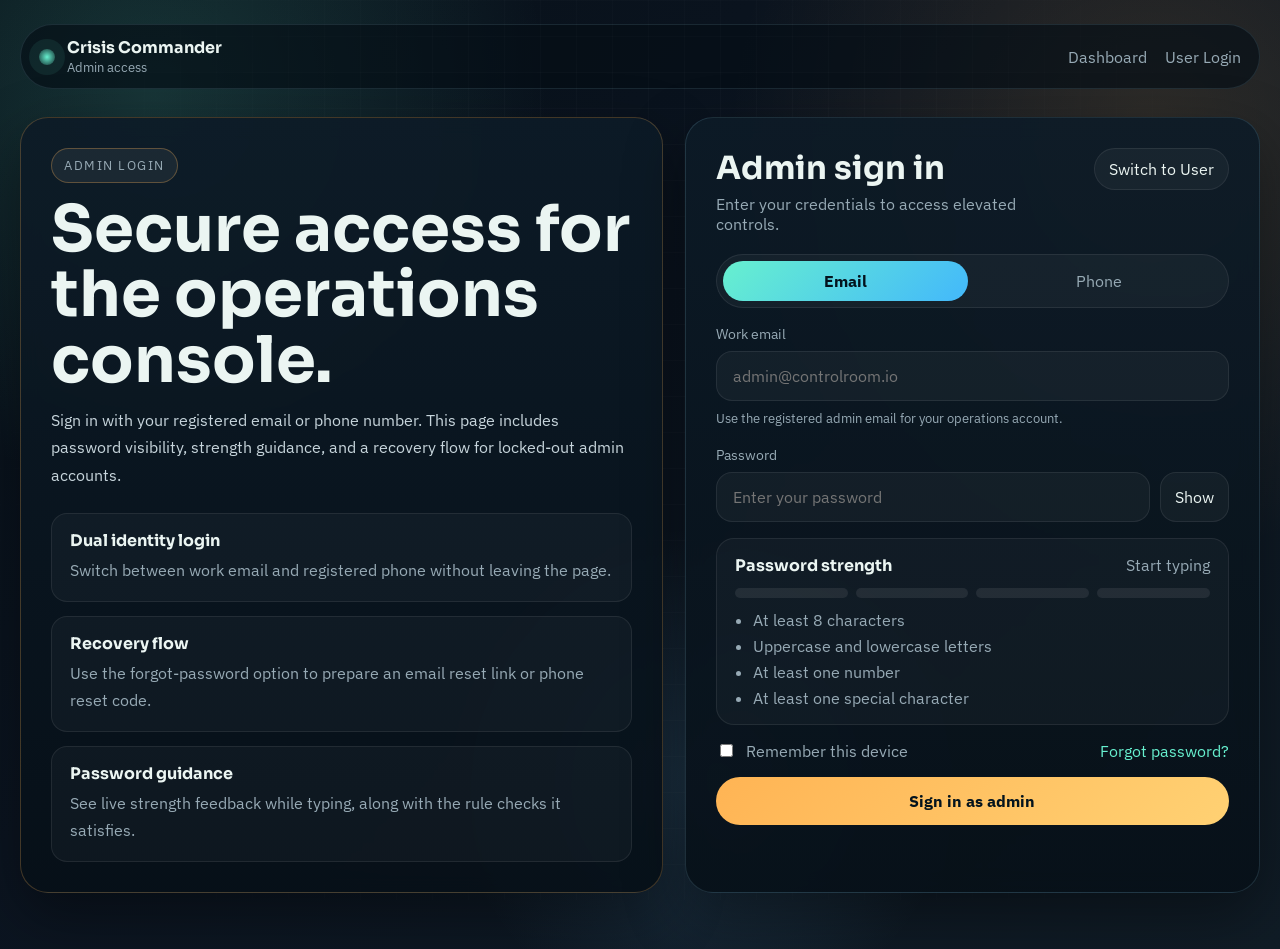
<file: admin-login.html>
<!DOCTYPE html>
<html lang="en">
  <head>
    <meta charset="UTF-8" />
    <meta name="viewport" content="width=device-width, initial-scale=1.0" />
    <title>Admin Login | Crisis Commander</title>
    <meta
      name="description"
      content="Admin login page for Crisis Commander with email or phone access, forgot password, and password strength guidance."
    />
    <link rel="preconnect" href="https://fonts.googleapis.com" />
    <link rel="preconnect" href="https://fonts.gstatic.com" crossorigin />
    <link
      href="https://fonts.googleapis.com/css2?family=IBM+Plex+Sans:wght@400;500;600;700&family=Sora:wght@400;600;700;800&display=swap"
      rel="stylesheet"
    />
    <link rel="stylesheet" href="./static/auth.css?v=3" />
    <script defer src="./static/auth.js?v=3"></script>
  </head>
  <body class="auth-body auth-admin" data-role="admin">
    <main class="auth-shell">
      <nav class="auth-topbar">
        <div class="auth-brand">
          <span class="auth-brand-mark"></span>
          <span class="auth-brand-copy">
            <strong>Crisis Commander</strong>
            <small>Admin access</small>
          </span>
        </div>
        <div class="auth-nav">
          <a href="./index.html">Dashboard</a>
          <a href="./user-login.html">User Login</a>
        </div>
      </nav>

      <div class="auth-layout">
        <section class="auth-card auth-copy">
          <span class="role-pill">Admin Login</span>
          <h1>Secure access for the operations console.</h1>
          <p>
            Sign in with your registered email or phone number. This page includes password visibility,
            strength guidance, and a recovery flow for locked-out admin accounts.
          </p>

          <div class="auth-feature-grid">
            <article class="auth-feature-card">
              <strong>Dual identity login</strong>
              <p>Switch between work email and registered phone without leaving the page.</p>
            </article>
            <article class="auth-feature-card">
              <strong>Recovery flow</strong>
              <p>Use the forgot-password option to prepare an email reset link or phone reset code.</p>
            </article>
            <article class="auth-feature-card">
              <strong>Password guidance</strong>
              <p>See live strength feedback while typing, along with the rule checks it satisfies.</p>
            </article>
          </div>
        </section>

        <section class="auth-card auth-panel">
          <div class="auth-panel-head">
            <div>
              <h2>Admin sign in</h2>
              <p>Enter your credentials to access elevated controls.</p>
            </div>
            <a class="switch-link" href="./user-login.html">Switch to User</a>
          </div>

          <form class="auth-form" id="auth-form" novalidate>
            <div class="method-switch" role="tablist" aria-label="Login method">
              <button class="method-button active" type="button" data-auth-method="email">Email</button>
              <button class="method-button" type="button" data-auth-method="phone">Phone</button>
            </div>

            <label class="auth-field">
              <span id="identity-label">Work email</span>
              <input
                class="auth-input"
                id="identity-input"
                name="identifier"
                type="email"
                placeholder="admin@controlroom.io"
                autocomplete="username"
              />
              <small id="identity-help">Use the registered admin email for your operations account.</small>
            </label>

            <label class="auth-field">
              <span>Password</span>
              <div class="password-row">
                <input
                  class="auth-input"
                  id="password-input"
                  name="password"
                  type="password"
                  placeholder="Enter your password"
                  autocomplete="current-password"
                  minlength="8"
                />
                <button class="toggle-password" id="toggle-password" type="button">Show</button>
              </div>
            </label>

            <div class="strength-card">
              <div class="strength-head">
                <strong>Password strength</strong>
                <span id="strength-label">Start typing</span>
              </div>
              <div class="strength-bars" aria-hidden="true">
                <span class="strength-bar"></span>
                <span class="strength-bar"></span>
                <span class="strength-bar"></span>
                <span class="strength-bar"></span>
              </div>
              <ul class="rule-list">
                <li data-rule="length">At least 8 characters</li>
                <li data-rule="mixed">Uppercase and lowercase letters</li>
                <li data-rule="number">At least one number</li>
                <li data-rule="symbol">At least one special character</li>
              </ul>
            </div>

            <div class="auth-row">
              <label class="remember-wrap">
                <input type="checkbox" />
                <span>Remember this device</span>
              </label>
              <button class="link-button" id="forgot-password-trigger" type="button">Forgot password?</button>
            </div>

            <button class="auth-submit admin-submit" id="auth-submit" type="submit">Sign in as admin</button>
            <div class="auth-status hidden" id="auth-status" aria-live="polite"></div>
          </form>
        </section>
      </div>
    </main>

    <div class="recovery-overlay hidden" id="recovery-overlay">
      <section class="recovery-card">
        <div class="recovery-head">
          <div>
            <h3 id="recovery-title">Recover admin password</h3>
            <p id="recovery-description">Choose email or phone to receive your reset instructions.</p>
          </div>
          <button class="modal-close" id="recovery-close" type="button" aria-label="Close recovery dialog">
            x
          </button>
        </div>

        <form class="recovery-form" id="recovery-form" novalidate>
          <div class="method-switch" role="tablist" aria-label="Recovery method">
            <button class="method-button active" type="button" data-recovery-method="email">Email</button>
            <button class="method-button" type="button" data-recovery-method="phone">Phone</button>
          </div>

          <label class="auth-field">
            <span id="recovery-label">Work email</span>
            <input
              class="recovery-input"
              id="recovery-input"
              name="recovery-identifier"
              type="email"
              placeholder="admin@controlroom.io"
              autocomplete="email"
            />
            <small id="recovery-help">We will send a password reset link.</small>
          </label>

          <button class="recovery-submit admin-submit" id="recovery-submit" type="submit">Send reset link</button>
          <div class="auth-status hidden" id="recovery-status" aria-live="polite"></div>
        </form>
      </section>
    </div>
  </body>
</html>
</file>
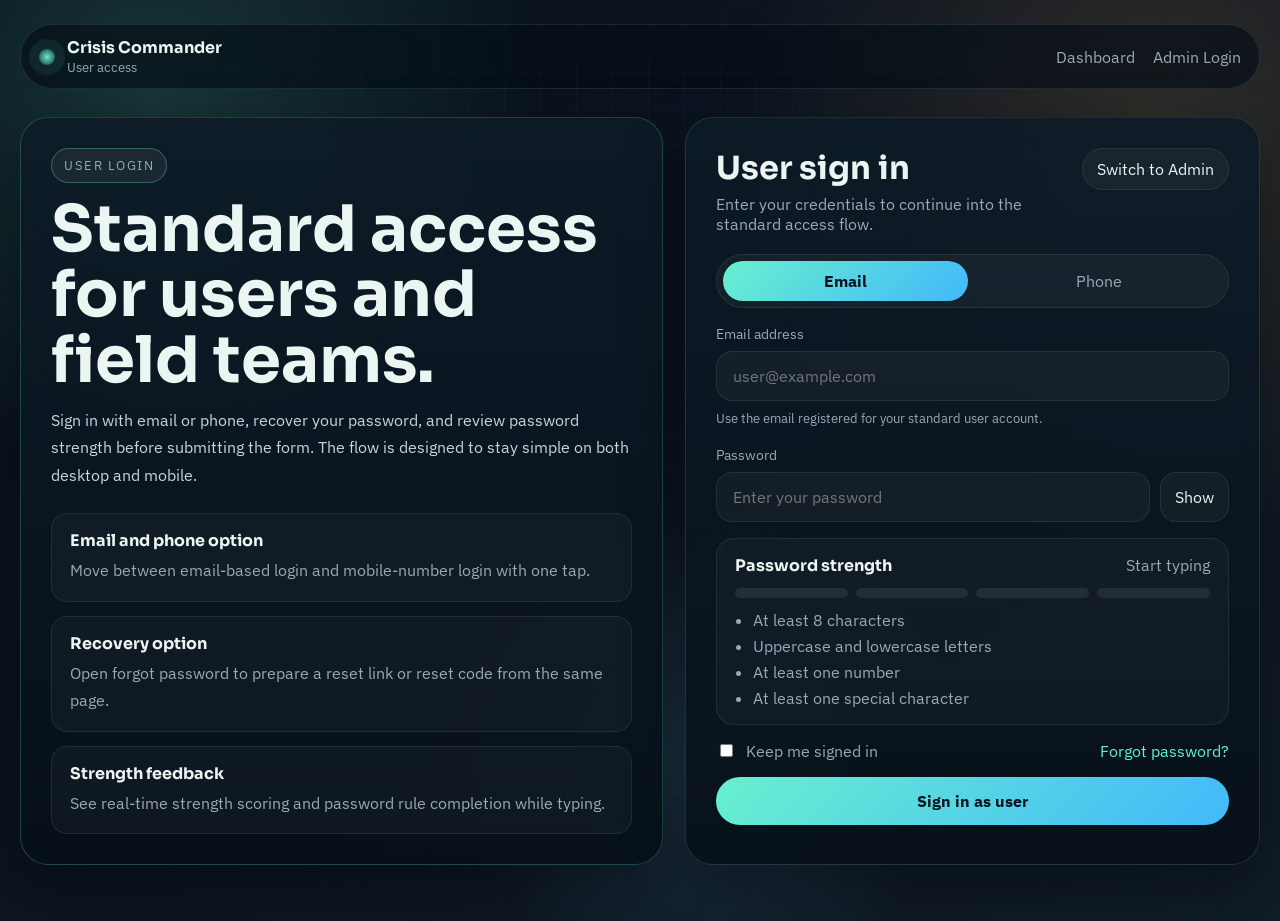
<file: user-login.html>
<!DOCTYPE html>
<html lang="en">
  <head>
    <meta charset="UTF-8" />
    <meta name="viewport" content="width=device-width, initial-scale=1.0" />
    <title>User Login | Crisis Commander</title>
    <meta
      name="description"
      content="User login page for Crisis Commander with email or phone access, forgot password, and password strength guidance."
    />
    <link rel="preconnect" href="https://fonts.googleapis.com" />
    <link rel="preconnect" href="https://fonts.gstatic.com" crossorigin />
    <link
      href="https://fonts.googleapis.com/css2?family=IBM+Plex+Sans:wght@400;500;600;700&family=Sora:wght@400;600;700;800&display=swap"
      rel="stylesheet"
    />
    <link rel="stylesheet" href="./static/auth.css?v=3" />
    <script defer src="./static/auth.js?v=3"></script>
  </head>
  <body class="auth-body auth-user" data-role="user">
    <main class="auth-shell">
      <nav class="auth-topbar">
        <div class="auth-brand">
          <span class="auth-brand-mark"></span>
          <span class="auth-brand-copy">
            <strong>Crisis Commander</strong>
            <small>User access</small>
          </span>
        </div>
        <div class="auth-nav">
          <a href="./index.html">Dashboard</a>
          <a href="./admin-login.html">Admin Login</a>
        </div>
      </nav>

      <div class="auth-layout">
        <section class="auth-card auth-copy">
          <span class="role-pill">User Login</span>
          <h1>Standard access for users and field teams.</h1>
          <p>
            Sign in with email or phone, recover your password, and review password strength before
            submitting the form. The flow is designed to stay simple on both desktop and mobile.
          </p>

          <div class="auth-feature-grid">
            <article class="auth-feature-card">
              <strong>Email and phone option</strong>
              <p>Move between email-based login and mobile-number login with one tap.</p>
            </article>
            <article class="auth-feature-card">
              <strong>Recovery option</strong>
              <p>Open forgot password to prepare a reset link or reset code from the same page.</p>
            </article>
            <article class="auth-feature-card">
              <strong>Strength feedback</strong>
              <p>See real-time strength scoring and password rule completion while typing.</p>
            </article>
          </div>
        </section>

        <section class="auth-card auth-panel">
          <div class="auth-panel-head">
            <div>
              <h2>User sign in</h2>
              <p>Enter your credentials to continue into the standard access flow.</p>
            </div>
            <a class="switch-link" href="./admin-login.html">Switch to Admin</a>
          </div>

          <form class="auth-form" id="auth-form" novalidate>
            <div class="method-switch" role="tablist" aria-label="Login method">
              <button class="method-button active" type="button" data-auth-method="email">Email</button>
              <button class="method-button" type="button" data-auth-method="phone">Phone</button>
            </div>

            <label class="auth-field">
              <span id="identity-label">Email address</span>
              <input
                class="auth-input"
                id="identity-input"
                name="identifier"
                type="email"
                placeholder="user@example.com"
                autocomplete="username"
              />
              <small id="identity-help">Use the email registered for your standard user account.</small>
            </label>

            <label class="auth-field">
              <span>Password</span>
              <div class="password-row">
                <input
                  class="auth-input"
                  id="password-input"
                  name="password"
                  type="password"
                  placeholder="Enter your password"
                  autocomplete="current-password"
                  minlength="8"
                />
                <button class="toggle-password" id="toggle-password" type="button">Show</button>
              </div>
            </label>

            <div class="strength-card">
              <div class="strength-head">
                <strong>Password strength</strong>
                <span id="strength-label">Start typing</span>
              </div>
              <div class="strength-bars" aria-hidden="true">
                <span class="strength-bar"></span>
                <span class="strength-bar"></span>
                <span class="strength-bar"></span>
                <span class="strength-bar"></span>
              </div>
              <ul class="rule-list">
                <li data-rule="length">At least 8 characters</li>
                <li data-rule="mixed">Uppercase and lowercase letters</li>
                <li data-rule="number">At least one number</li>
                <li data-rule="symbol">At least one special character</li>
              </ul>
            </div>

            <div class="auth-row">
              <label class="remember-wrap">
                <input type="checkbox" />
                <span>Keep me signed in</span>
              </label>
              <button class="link-button" id="forgot-password-trigger" type="button">Forgot password?</button>
            </div>

            <button class="auth-submit" id="auth-submit" type="submit">Sign in as user</button>
            <div class="auth-status hidden" id="auth-status" aria-live="polite"></div>
          </form>
        </section>
      </div>
    </main>

    <div class="recovery-overlay hidden" id="recovery-overlay">
      <section class="recovery-card">
        <div class="recovery-head">
          <div>
            <h3 id="recovery-title">Recover user password</h3>
            <p id="recovery-description">Choose email or phone to receive your reset instructions.</p>
          </div>
          <button class="modal-close" id="recovery-close" type="button" aria-label="Close recovery dialog">
            x
          </button>
        </div>

        <form class="recovery-form" id="recovery-form" novalidate>
          <div class="method-switch" role="tablist" aria-label="Recovery method">
            <button class="method-button active" type="button" data-recovery-method="email">Email</button>
            <button class="method-button" type="button" data-recovery-method="phone">Phone</button>
          </div>

          <label class="auth-field">
            <span id="recovery-label">Email address</span>
            <input
              class="recovery-input"
              id="recovery-input"
              name="recovery-identifier"
              type="email"
              placeholder="user@example.com"
              autocomplete="email"
            />
            <small id="recovery-help">We will send a password reset link.</small>
          </label>

          <button class="recovery-submit" id="recovery-submit" type="submit">Send reset link</button>
          <div class="auth-status hidden" id="recovery-status" aria-live="polite"></div>
        </form>
      </section>
    </div>
  </body>
</html>
</file>
<file: static/auth.css>
:root {
  --bg: #08111b;
  --panel: rgba(10, 20, 30, 0.9);
  --line: rgba(128, 180, 206, 0.18);
  --text: #ebf5f2;
  --muted: #97aab5;
  --teal: #67f0cf;
  --cyan: #73c8ff;
  --amber: #ffb454;
  --coral: #ff7468;
  --lime: #c7ff75;
  --shadow: 0 22px 60px rgba(0, 0, 0, 0.38);
  --radius-xl: 28px;
  --radius-lg: 22px;
  --radius-md: 16px;
}

* {
  box-sizing: border-box;
}

body {
  margin: 0;
  font-family: "IBM Plex Sans", "Segoe UI", sans-serif;
  color: var(--text);
  background:
    radial-gradient(circle at 12% 10%, rgba(103, 240, 207, 0.16), transparent 28%),
    radial-gradient(circle at 90% 14%, rgba(255, 180, 84, 0.14), transparent 30%),
    radial-gradient(circle at 55% 82%, rgba(115, 200, 255, 0.16), transparent 24%),
    linear-gradient(140deg, #071018 0%, #0b1420 42%, #101c26 100%);
  min-height: 100vh;
}

body::before {
  content: "";
  position: fixed;
  inset: 0;
  pointer-events: none;
  background-image:
    linear-gradient(rgba(255, 255, 255, 0.02) 1px, transparent 1px),
    linear-gradient(90deg, rgba(255, 255, 255, 0.02) 1px, transparent 1px);
  background-size: 36px 36px;
  mask-image: radial-gradient(circle at center, black 45%, transparent 95%);
}

a {
  color: inherit;
  text-decoration: none;
}

button,
input {
  font: inherit;
}

.auth-shell {
  width: min(calc(100% - 32px), 1240px);
  margin: 0 auto;
  padding: 24px 0 56px;
}

.auth-topbar {
  display: flex;
  align-items: center;
  justify-content: space-between;
  gap: 16px;
  margin-bottom: 28px;
  padding: 12px 18px;
  border-radius: 999px;
  background: rgba(6, 14, 22, 0.66);
  border: 1px solid rgba(145, 190, 214, 0.14);
}

.auth-brand {
  display: flex;
  align-items: center;
  gap: 12px;
}

.auth-brand-mark {
  width: 16px;
  height: 16px;
  border-radius: 50%;
  background: radial-gradient(circle, var(--teal), rgba(103, 240, 207, 0.08));
  box-shadow: 0 0 0 10px rgba(103, 240, 207, 0.08);
}

.auth-brand-copy {
  display: flex;
  flex-direction: column;
}

.auth-brand-copy strong,
.auth-copy h1,
.auth-panel h2,
.auth-feature-card strong,
.strength-head strong,
.recovery-card h3 {
  font-family: "Sora", "Aptos Display", sans-serif;
}

.auth-brand-copy small,
.auth-nav {
  color: var(--muted);
}

.auth-nav {
  display: flex;
  gap: 18px;
  flex-wrap: wrap;
}

.auth-nav a:hover {
  color: var(--text);
}

.auth-layout {
  display: grid;
  grid-template-columns: minmax(340px, 0.95fr) minmax(380px, 0.85fr);
  gap: 22px;
}

.auth-card {
  background: linear-gradient(180deg, rgba(13, 27, 39, 0.92), rgba(7, 16, 24, 0.92));
  border: 1px solid var(--line);
  border-radius: var(--radius-xl);
  box-shadow: var(--shadow);
  backdrop-filter: blur(10px);
}

.auth-copy,
.auth-panel {
  padding: 30px;
}

.role-pill {
  display: inline-flex;
  align-items: center;
  padding: 8px 12px;
  border-radius: 999px;
  font-size: 0.8rem;
  text-transform: uppercase;
  letter-spacing: 0.12em;
  background: rgba(255, 255, 255, 0.06);
  color: var(--muted);
}

.auth-copy h1 {
  margin: 14px 0 14px;
  font-size: clamp(2.4rem, 5vw, 4.5rem);
  line-height: 1.02;
  max-width: 12ch;
}

.auth-copy p {
  margin: 0;
  color: #c7d5dc;
  line-height: 1.72;
}

.auth-feature-grid {
  display: grid;
  gap: 14px;
  margin-top: 24px;
}

.auth-feature-card {
  padding: 16px 18px;
  border-radius: var(--radius-md);
  border: 1px solid rgba(255, 255, 255, 0.08);
  background: rgba(255, 255, 255, 0.03);
}

.auth-feature-card strong {
  display: block;
  margin-bottom: 6px;
}

.auth-feature-card p {
  color: var(--muted);
}

.auth-panel-head {
  display: flex;
  justify-content: space-between;
  gap: 12px;
  align-items: flex-start;
  margin-bottom: 20px;
}

.auth-panel-head h2 {
  margin: 0 0 6px;
  font-size: 2rem;
}

.auth-panel-head p {
  margin: 0;
  color: var(--muted);
}

.switch-link {
  display: inline-flex;
  align-items: center;
  justify-content: center;
  padding: 10px 14px;
  border-radius: 999px;
  border: 1px solid rgba(255, 255, 255, 0.08);
  background: rgba(255, 255, 255, 0.04);
  color: var(--text);
  white-space: nowrap;
}

.auth-form,
.recovery-form {
  display: grid;
  gap: 16px;
}

.method-switch {
  display: inline-grid;
  grid-template-columns: repeat(2, 1fr);
  gap: 8px;
  padding: 6px;
  border-radius: 999px;
  background: rgba(255, 255, 255, 0.04);
  border: 1px solid rgba(255, 255, 255, 0.08);
}

.method-button {
  border: none;
  padding: 10px 16px;
  border-radius: 999px;
  color: var(--muted);
  background: transparent;
  cursor: pointer;
}

.method-button.active {
  color: #03131d;
  background: linear-gradient(135deg, var(--teal), #43b8fb);
  font-weight: 700;
}

.auth-field {
  display: grid;
  gap: 8px;
}

.auth-field span {
  color: var(--muted);
  font-size: 0.9rem;
}

.auth-field small {
  color: var(--muted);
  line-height: 1.5;
}

.auth-input,
.recovery-input {
  width: 100%;
  padding: 14px 16px;
  border-radius: 16px;
  border: 1px solid rgba(255, 255, 255, 0.08);
  background: rgba(255, 255, 255, 0.04);
  color: var(--text);
  outline: none;
}

.auth-input:focus,
.recovery-input:focus {
  border-color: rgba(103, 240, 207, 0.55);
  box-shadow: 0 0 0 3px rgba(103, 240, 207, 0.08);
}

.password-row {
  display: grid;
  grid-template-columns: minmax(0, 1fr) auto;
  gap: 10px;
}

.toggle-password {
  padding: 0 14px;
  border-radius: 16px;
  border: 1px solid rgba(255, 255, 255, 0.08);
  background: rgba(255, 255, 255, 0.04);
  color: var(--text);
  cursor: pointer;
}

.strength-card {
  padding: 16px 18px;
  border-radius: 18px;
  border: 1px solid rgba(255, 255, 255, 0.08);
  background: rgba(255, 255, 255, 0.03);
}

.strength-head {
  display: flex;
  justify-content: space-between;
  gap: 12px;
  align-items: center;
  margin-bottom: 12px;
}

.strength-head span {
  color: var(--muted);
}

.strength-bars {
  display: grid;
  grid-template-columns: repeat(4, 1fr);
  gap: 8px;
}

.strength-bar {
  height: 10px;
  border-radius: 999px;
  background: rgba(255, 255, 255, 0.08);
}

.strength-bar.active.is-weak {
  background: linear-gradient(90deg, rgba(255, 116, 104, 0.8), rgba(255, 116, 104, 1));
}

.strength-bar.active.is-medium {
  background: linear-gradient(90deg, rgba(255, 180, 84, 0.8), rgba(255, 180, 84, 1));
}

.strength-bar.active.is-strong,
.strength-bar.active.is-very-strong {
  background: linear-gradient(90deg, rgba(103, 240, 207, 0.8), rgba(115, 200, 255, 1));
}

.rule-list {
  margin: 12px 0 0;
  padding-left: 18px;
  display: grid;
  gap: 6px;
  color: var(--muted);
}

.rule-list li.complete {
  color: var(--lime);
}

.auth-row {
  display: flex;
  justify-content: space-between;
  gap: 16px;
  align-items: center;
  flex-wrap: wrap;
}

.remember-wrap {
  display: inline-flex;
  align-items: center;
  gap: 10px;
  color: var(--muted);
}

.link-button {
  border: none;
  padding: 0;
  background: transparent;
  color: var(--teal);
  cursor: pointer;
}

.auth-submit,
.recovery-submit {
  display: inline-flex;
  align-items: center;
  justify-content: center;
  padding: 14px 18px;
  border: none;
  border-radius: 999px;
  cursor: pointer;
  font-weight: 700;
  color: #03131d;
  background: linear-gradient(135deg, var(--teal), #43b8fb);
}

.auth-submit.admin-submit,
.recovery-submit.admin-submit {
  background: linear-gradient(135deg, var(--amber), #ffd173);
}

.auth-status {
  padding: 14px 16px;
  border-radius: 16px;
  border: 1px solid rgba(255, 255, 255, 0.08);
  background: rgba(255, 255, 255, 0.03);
  color: #dce7ec;
}

.auth-status.success {
  border-color: rgba(103, 240, 207, 0.28);
  background: rgba(103, 240, 207, 0.08);
}

.auth-status.error {
  border-color: rgba(255, 116, 104, 0.3);
  background: rgba(255, 116, 104, 0.08);
}

.hidden {
  display: none !important;
}

.recovery-overlay {
  position: fixed;
  inset: 0;
  display: grid;
  place-items: center;
  padding: 24px;
  background: rgba(2, 8, 13, 0.7);
  backdrop-filter: blur(6px);
}

.recovery-card {
  width: min(100%, 520px);
  padding: 24px;
  border-radius: var(--radius-xl);
  border: 1px solid var(--line);
  background: linear-gradient(180deg, rgba(13, 27, 39, 0.96), rgba(7, 16, 24, 0.96));
  box-shadow: var(--shadow);
}

.recovery-head {
  display: flex;
  justify-content: space-between;
  gap: 12px;
  align-items: flex-start;
  margin-bottom: 14px;
}

.recovery-head h3 {
  margin: 0 0 6px;
  font-size: 1.6rem;
}

.recovery-head p {
  margin: 0;
  color: var(--muted);
  line-height: 1.6;
}

.modal-close {
  display: inline-flex;
  align-items: center;
  justify-content: center;
  border: 1px solid rgba(255, 255, 255, 0.08);
  background: rgba(255, 255, 255, 0.04);
  color: var(--text);
  width: 42px;
  height: 42px;
  border-radius: 999px;
  cursor: pointer;
  font-size: 0.95rem;
  font-weight: 700;
  text-transform: uppercase;
}

.auth-admin .role-pill {
  border: 1px solid rgba(255, 180, 84, 0.3);
}

.auth-admin .auth-copy {
  border-color: rgba(255, 180, 84, 0.24);
}

.auth-user .role-pill {
  border: 1px solid rgba(103, 240, 207, 0.3);
}

.auth-user .auth-copy {
  border-color: rgba(103, 240, 207, 0.22);
}

@media (max-width: 980px) {
  .auth-layout {
    grid-template-columns: 1fr;
  }
}

@media (max-width: 720px) {
  .auth-shell {
    width: min(calc(100% - 20px), 1240px);
    padding-bottom: 32px;
  }

  .auth-topbar {
    flex-direction: column;
    align-items: flex-start;
    border-radius: 28px;
  }

  .auth-panel-head,
  .auth-row,
  .recovery-head {
    flex-direction: column;
    align-items: flex-start;
  }

  .auth-copy,
  .auth-panel,
  .recovery-card {
    padding: 22px;
  }
}
</file>
